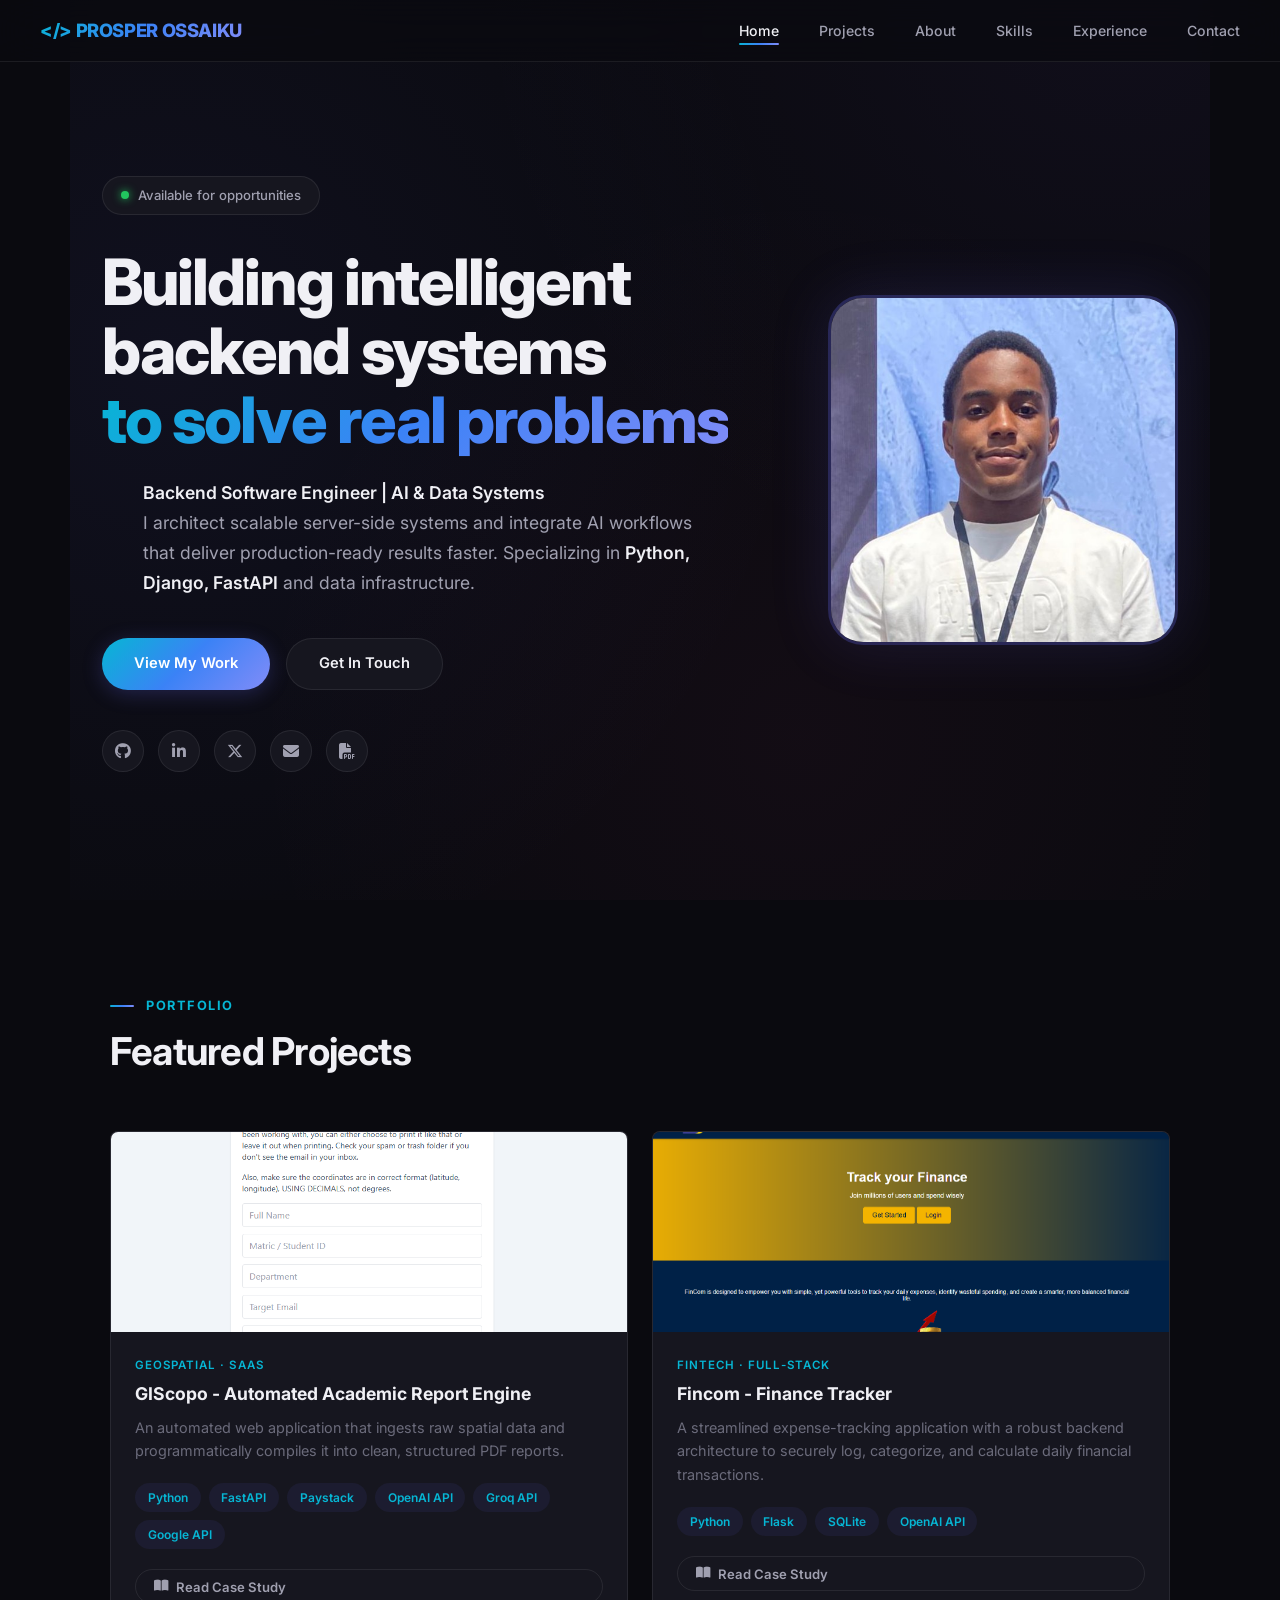
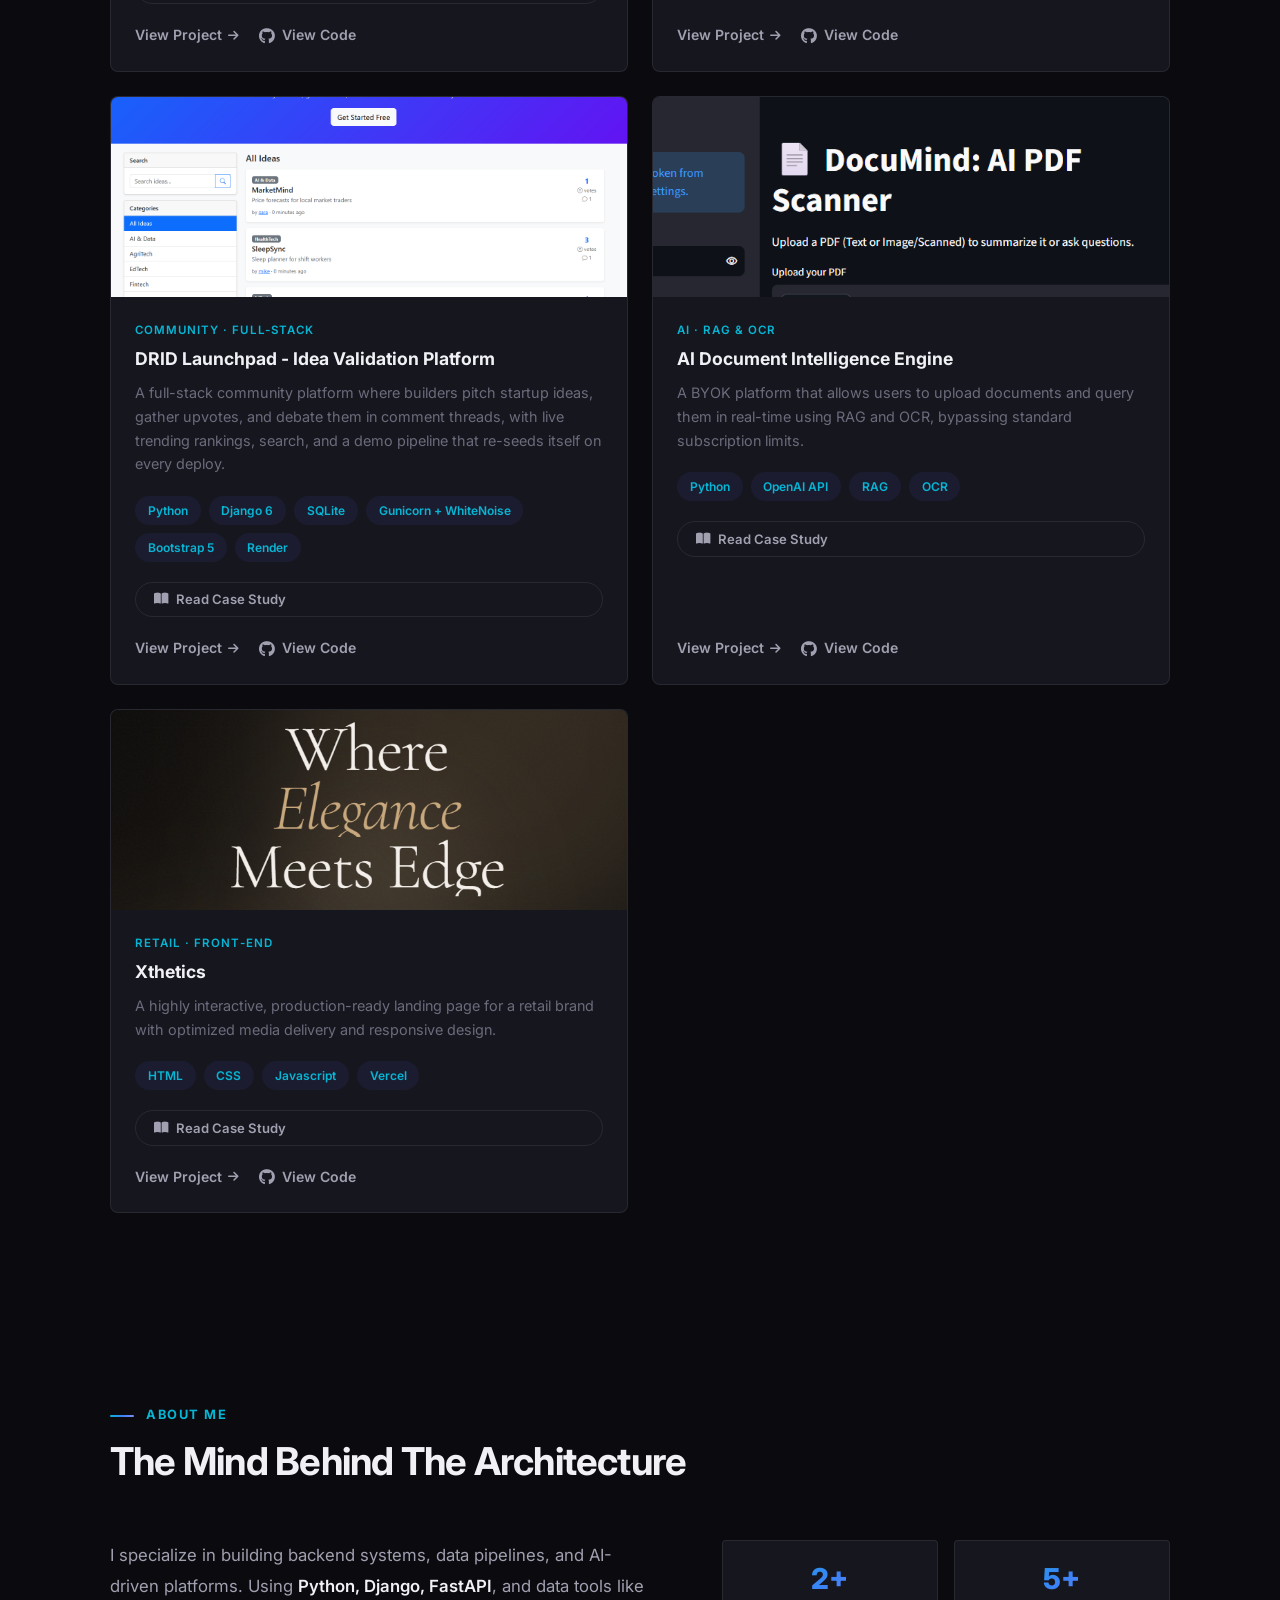
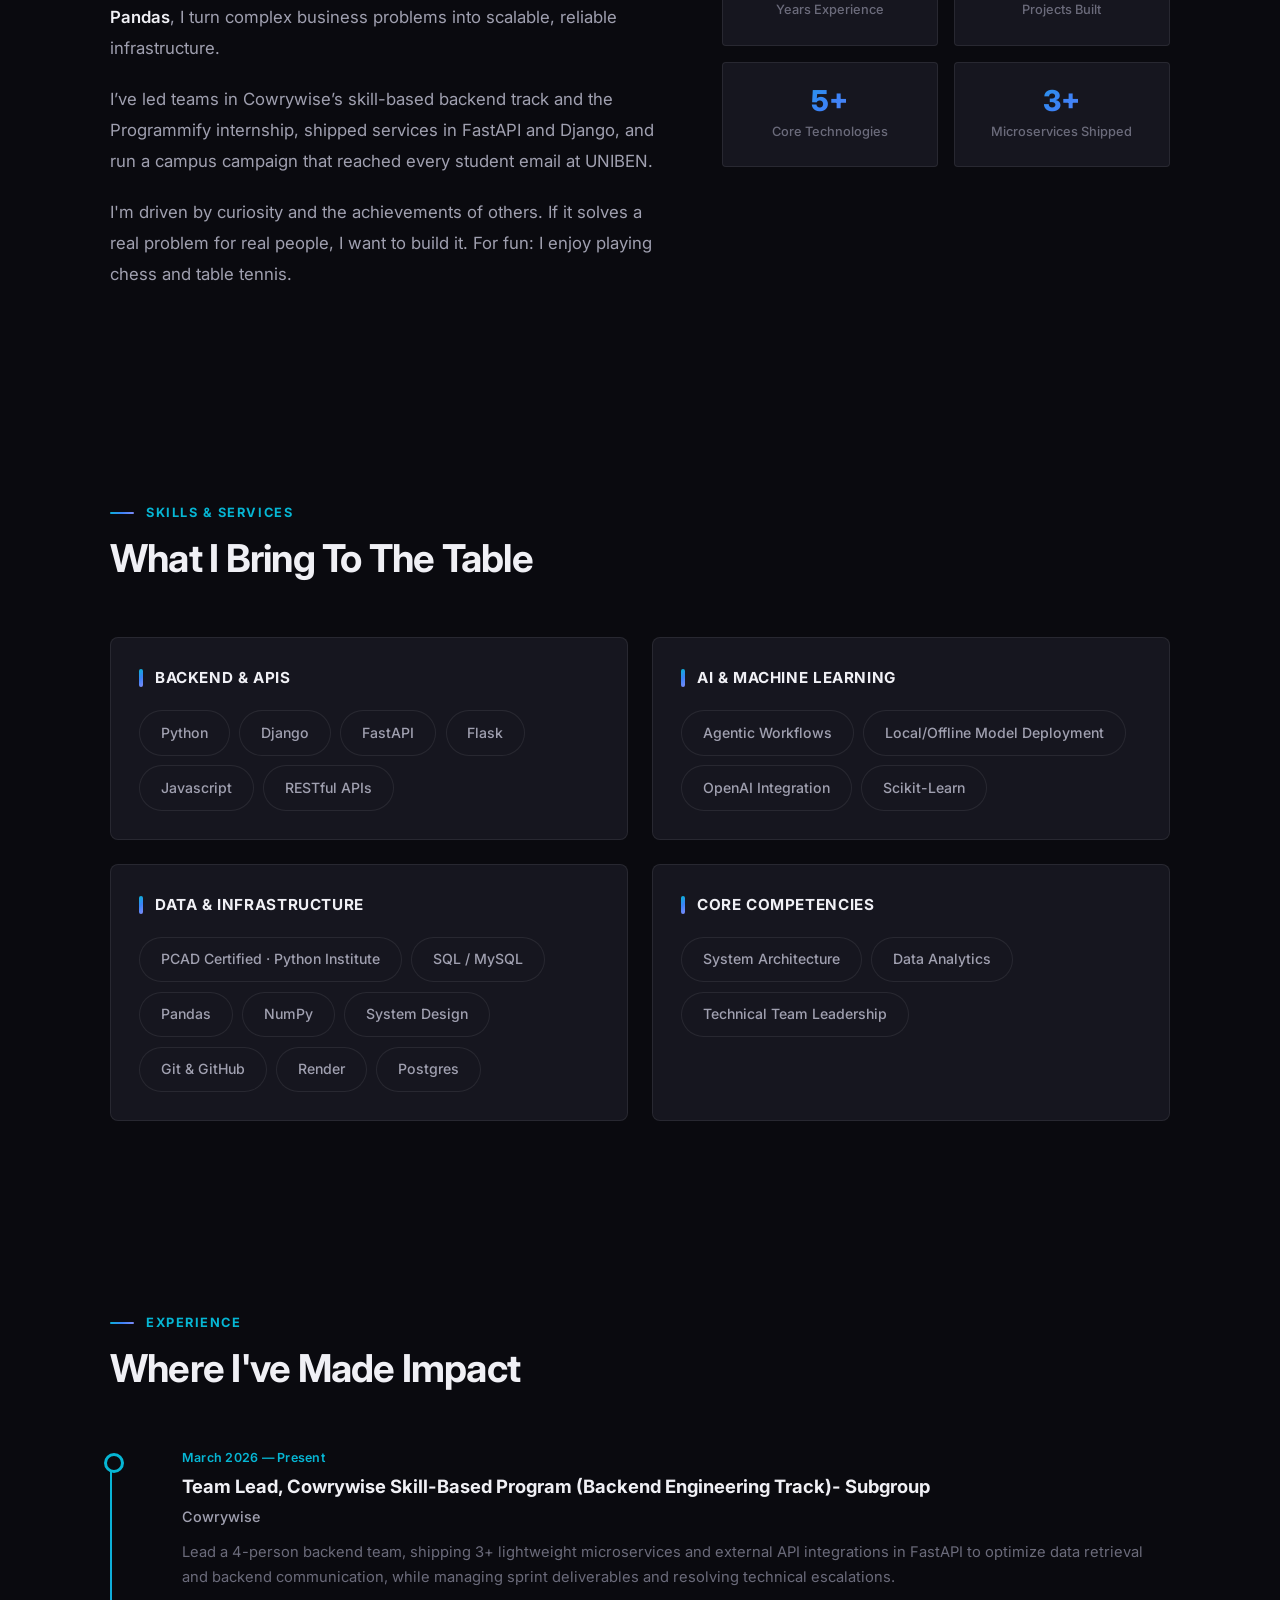
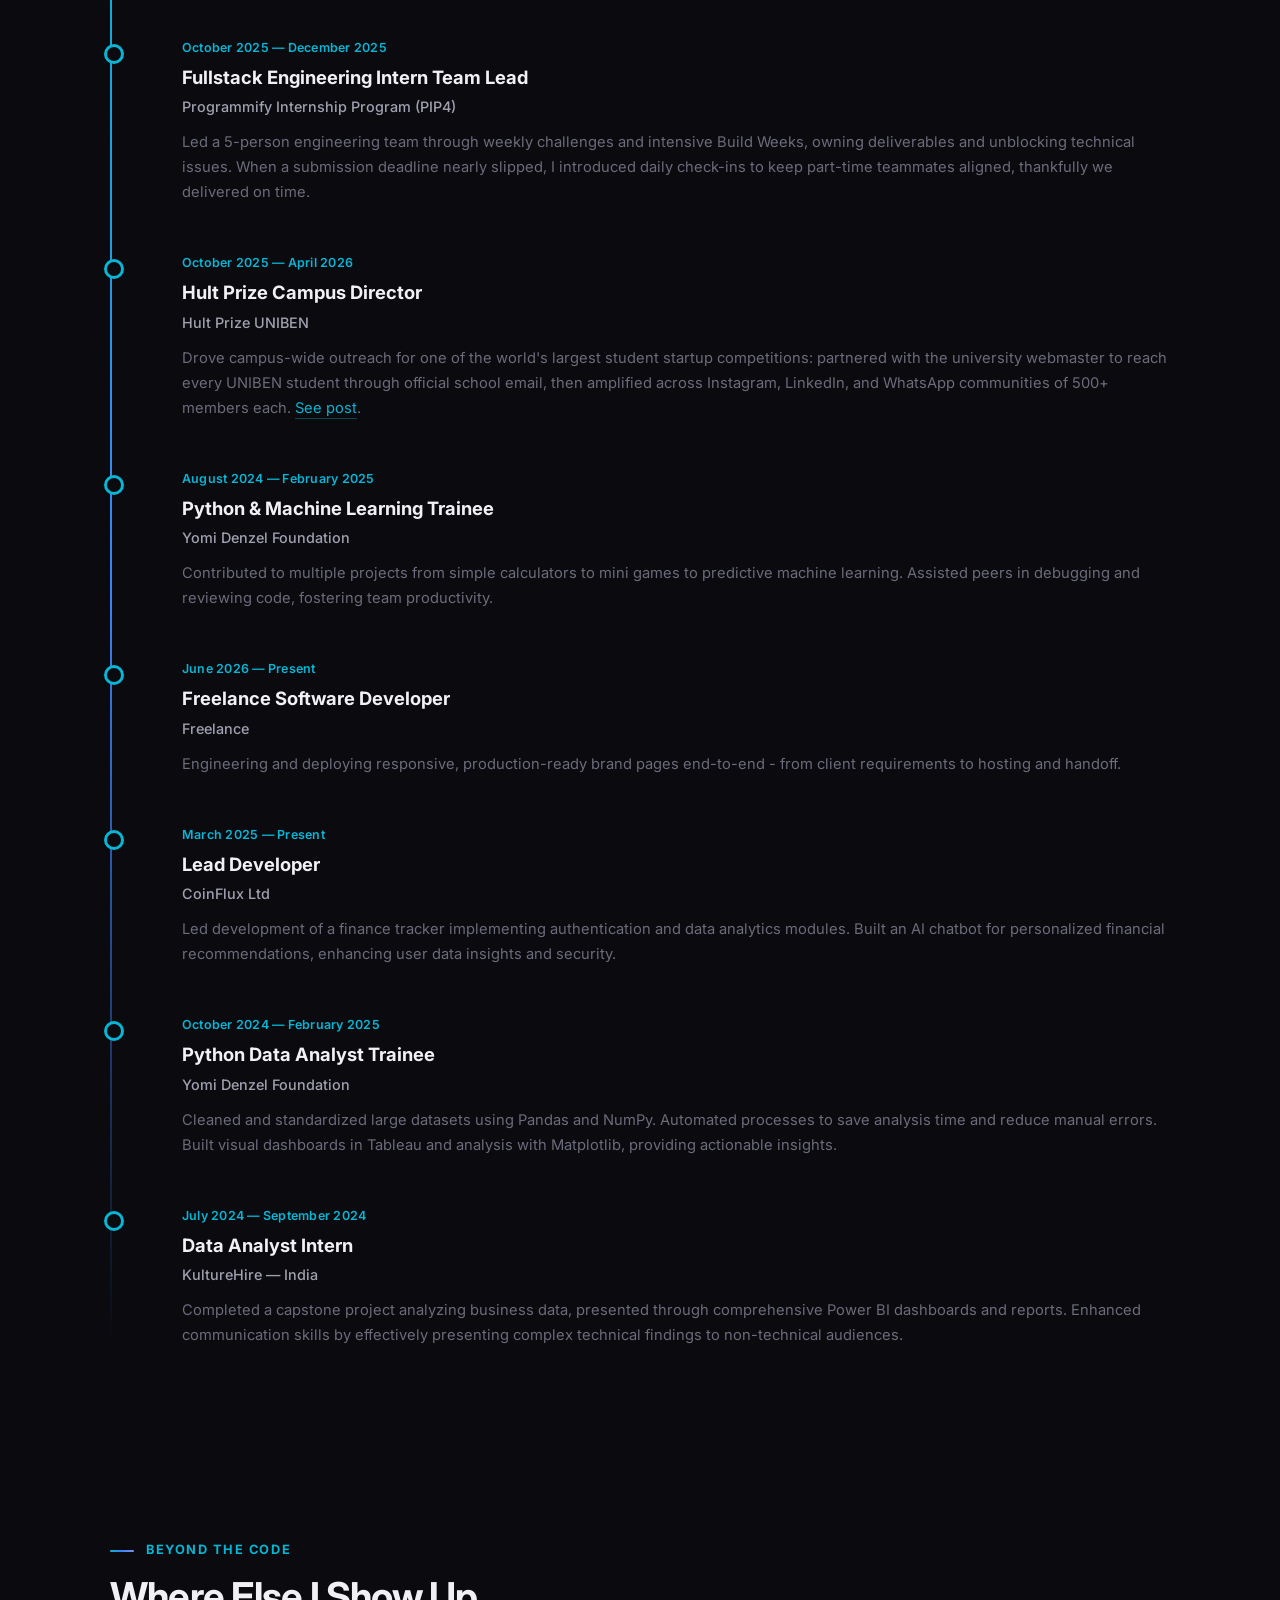
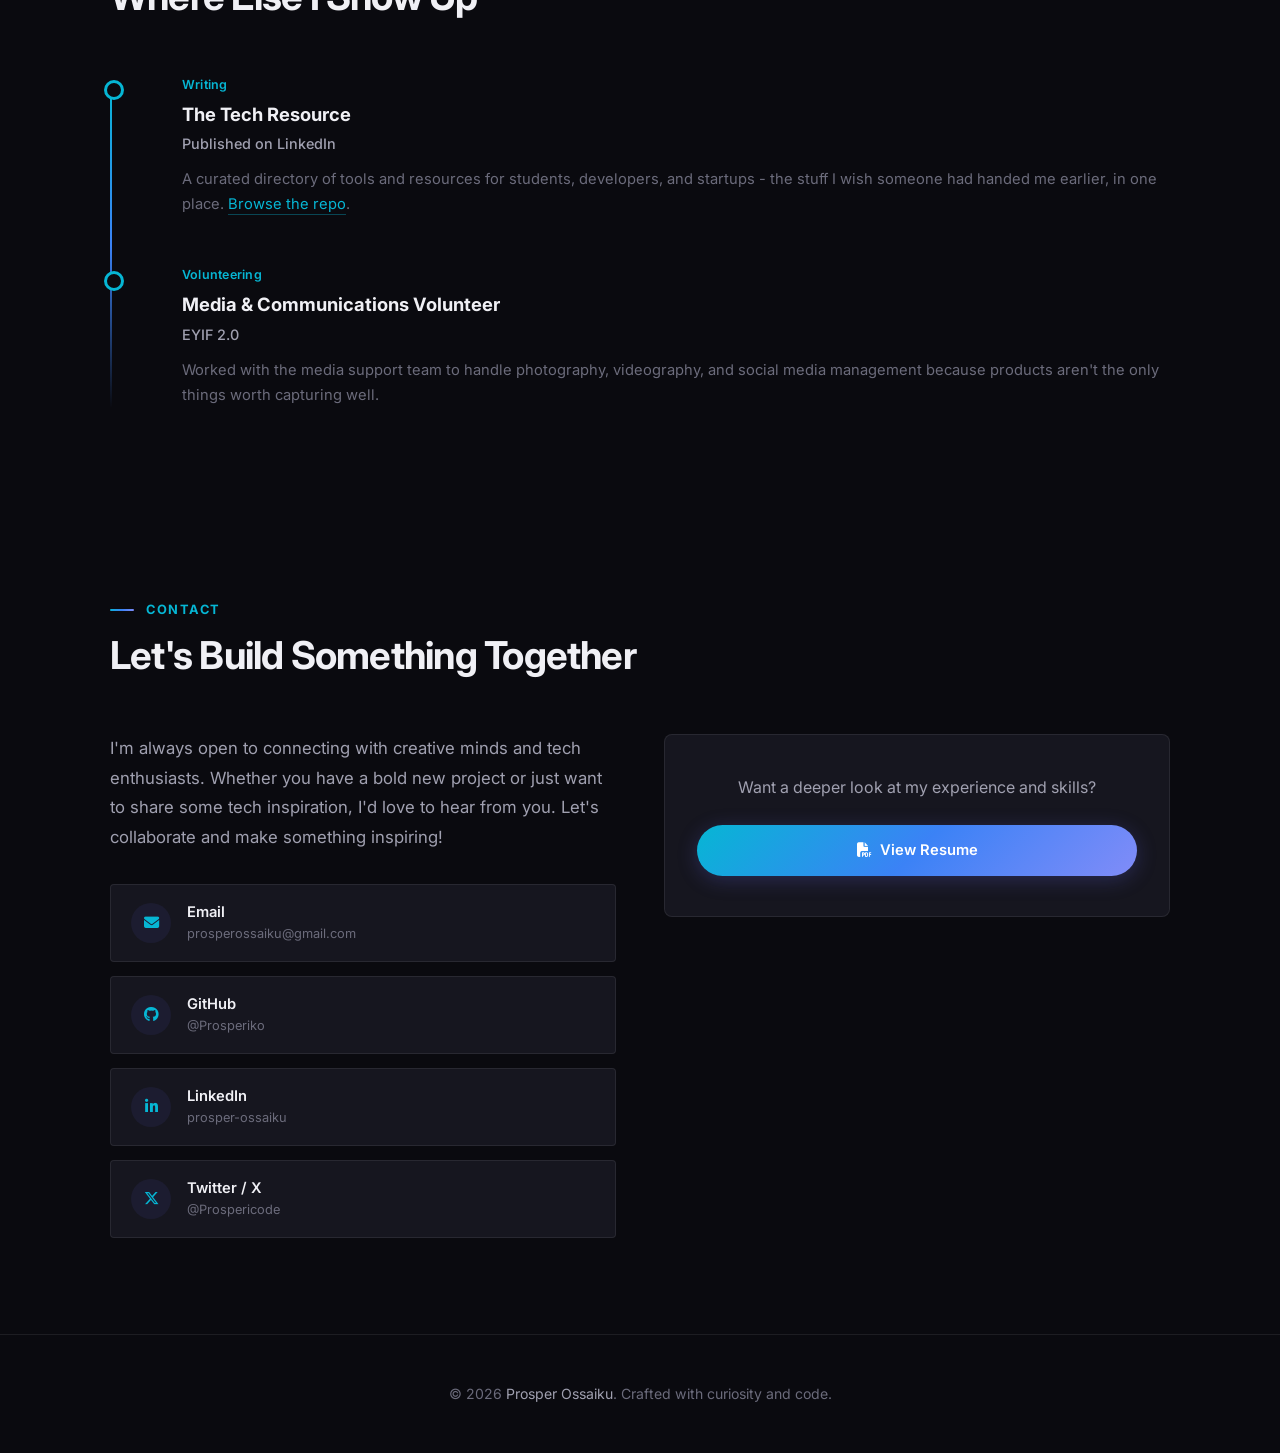
<file: index.html>
<!DOCTYPE html>
<html lang="en">
<head>
    <meta charset="UTF-8">
    <meta name="viewport" content="width=device-width, initial-scale=1.0">
    <meta name="description" content="Prosper Ossaiku | Backend Software Engineer — Building Intelligent backend systems to solve real problems.">

    <meta property="og:site_name" content="Prosper Ossaiku">
    <meta property="og:url" content="https://ossaiku.me">
    <meta property="og:image" content="https://ossaiku.me/img/pic.webp">
    <meta property="og:image:width" content="1200">
    <meta property="og:image:height" content="630">
    <meta property="og:type" content="website">
    <meta name="twitter:card" content="summary_large_image">
    <meta name="twitter:site" content="@Prospericode">
    <meta name="twitter:creator" content="@Prospericode">
    <meta name="twitter:title" content="Prosper Ossaiku | Backend Software Engineer">
    <meta name="twitter:description" content="Building intelligent backend systems to solve real problems.">
    <meta name="twitter:image" content="https://ossaiku.me/img/pic.webp">

    <title>Prosper Ossaiku | Backend Software Engineer</title>
    <link rel="shortcut icon" href="img/pic.webp" type="image/x-icon">
    <link rel="icon" href="img/pic.webp" type="image/x-icon">
    <link rel="preconnect" href="https://fonts.googleapis.com">
    <link rel="preconnect" href="https://fonts.gstatic.com" crossorigin>
    <link href="https://fonts.googleapis.com/css2?family=Inter:wght@300;400;500;600;700;800&display=swap" rel="stylesheet">
    <link rel="stylesheet" href="https://cdnjs.cloudflare.com/ajax/libs/font-awesome/6.5.0/css/all.min.css">
    <link rel="stylesheet" href="css/styles.css">

<!-- Google tag (gtag.js) -->
<script async src="https://www.googletagmanager.com/gtag/js?id=G-9DHEDC480B"></script>
<script>
  window.dataLayer = window.dataLayer || [];
  function gtag(){dataLayer.push(arguments);}
  gtag('js', new Date());
  gtag('config', 'G-9DHEDC480B');
</script>
</head>

<body>

    <!-- Navigation -->
    <nav class="navbar" id="navbar">
        <a href="#" class="logo">&lt;/&gt; PROSPER OSSAIKU</a>
        <button class="nav-toggle" id="navToggle" aria-label="Toggle navigation">
            <i class="fas fa-bars" id="menuIcon"></i>
        </button>
        <ul class="nav-links" id="navLinks">
            <li><a href="#home">Home</a></li>
            <li><a href="#projects">Projects</a></li>
            <li><a href="#about">About</a></li>
            <li><a href="#skills">Skills</a></li>
            <li><a href="#experience">Experience</a></li>
            <li><a href="#contact">Contact</a></li>
        </ul>
    </nav>
    <div class="nav-overlay" id="navOverlay"></div>

    <!-- Hero -->
    <section class="hero" id="home">
        <div class="hero-wrap">
            <div class="hero-content">
                <div class="hero-badge reveal">
                    <span class="dot"></span>
                    Available for opportunities
                </div>
                <h1 class="reveal reveal-delay-1">
                    Building intelligent backend systems<br>
                    <span class="gradient-text">to solve real problems</span>
                </h1>
                <p class="hero-desc reveal reveal-delay-2">
                    <strong>Backend Software Engineer | AI & Data Systems</strong>
                    <br>
                    I architect scalable server-side systems and integrate AI workflows that deliver production-ready results faster. Specializing in <strong>Python, Django, FastAPI</strong> and data infrastructure.
                </p>
                <div class="hero-buttons reveal reveal-delay-3">
                    <a href="#projects" class="btn btn-primary">View My Work</a>
                    <a href="#contact" class="btn btn-secondary">Get In Touch</a>
                </div>
                <div class="social-row reveal reveal-delay-3">
                    <a href="https://github.com/Prosperiko" target="_blank" rel="noopener" aria-label="GitHub"><i class="fab fa-github"></i></a>
                    <a href="https://linkedin.com/in/prosper-ossaiku" target="_blank" rel="noopener" aria-label="LinkedIn"><i class="fab fa-linkedin-in"></i></a>
                    <a href="https://x.com/Prospericode" target="_blank" rel="noopener" aria-label="Twitter"><i class="fab fa-x-twitter"></i></a>
                    <a href="mailto:prosperossaiku@gmail.com" aria-label="Email"><i class="fas fa-envelope"></i></a>
                    <a href="resume/ProsperOs_res.pdf" aria-label="View Resume"><i class="fas fa-file-pdf"></i></a>
                </div>
            </div>
            <div class="hero-photo reveal reveal-delay-2">
                <img src="img/pic.webp" alt="Prosper Ossaiku">
            </div>
        </div>
    </section>

    <!-- Projects -->
    <section id="projects">
        <div class="section-header reveal">
            <div class="section-label">Portfolio</div>
            <h2 class="section-title">Featured Projects</h2>
        </div>
        <div class="projects-grid">

            <!-- GIScopo -->
            <div class="project-card reveal">
                <div class="project-image">
                    <img src="img/backgound/gis.webp" alt="Giscopo screenshot" loading="lazy">
                </div>
                <div class="project-content">
                    <div class="project-domain">Geospatial · SaaS</div>
                    <div class="project-title">GIScopo - Automated Academic Report Engine</div>
                    <div class="project-desc">An automated web application that ingests raw spatial data and programmatically compiles it into clean, structured PDF reports.</div>
                    <div class="project-tags">
                        <span class="project-tag">Python</span>
                        <span class="project-tag">FastAPI</span>
                        <span class="project-tag">Paystack</span>
                        <span class="project-tag">OpenAI API</span>
                        <span class="project-tag">Groq API</span>
                        <span class="project-tag">Google API</span>
                    </div>
                    <button class="case-study-btn" data-modal="modal-giscopo">
                        <i class="fas fa-book-open"></i> Read Case Study
                    </button>
                    <div class="project-links">
                        <a href="https://giscopo.onrender.com" target="_blank" rel="noopener" class="project-link">View Project <i class="fas fa-arrow-right" style="font-size:0.75rem;"></i></a>
                        <a href="https://github.com/Prosperiko/giscopo" target="_blank" rel="noopener" class="project-link github"><i class="fab fa-github"></i> View Code</a>
                    </div>
                </div>
            </div>

            <!-- Fincom -->
            <div class="project-card reveal">
                <div class="project-image">
                    <img src="img/backgound/fincom.webp" alt="Fincom screenshot" loading="lazy">
                </div>
                <div class="project-content">
                    <div class="project-domain">Fintech · Full-Stack</div>
                    <div class="project-title">Fincom - Finance Tracker</div>
                    <div class="project-desc">A streamlined expense-tracking application with a robust backend architecture to securely log, categorize, and calculate daily financial transactions.</div>
                    <div class="project-tags">
                        <span class="project-tag">Python</span>
                        <span class="project-tag">Flask</span>
                        <span class="project-tag">SQLite</span>
                        <span class="project-tag">OpenAI API</span>
                    </div>
                    <button class="case-study-btn" data-modal="modal-fincom">
                        <i class="fas fa-book-open"></i> Read Case Study
                    </button>
                    <div class="project-links">
                        <a href="https://fincom.onrender.com" target="_blank" rel="noopener" class="project-link">View Project <i class="fas fa-arrow-right" style="font-size:0.75rem;"></i></a>
                        <a href="https://github.com/Prosperiko/fincom" target="_blank" rel="noopener" class="project-link github"><i class="fab fa-github"></i> View Code</a>
                    </div>
                </div>
            </div>

            <!-- DRID Launchpad -->
            <div class="project-card reveal">
                <div class="project-image">
                    <img src="img/backgound/drid.webp" alt="DRID Launchpad screenshot" loading="lazy">
                </div>
                <div class="project-content">
                    <div class="project-domain">Community · Full-Stack</div>
                    <div class="project-title">DRID Launchpad - Idea Validation Platform</div>
                    <div class="project-desc">A full-stack community platform where builders pitch startup ideas, gather upvotes, and debate them in comment threads, with live trending rankings, search, and a demo pipeline that re-seeds itself on every deploy.</div>
                    <div class="project-tags">
                        <span class="project-tag">Python</span>
                        <span class="project-tag">Django 6</span>
                        <span class="project-tag">SQLite</span>
                        <span class="project-tag">Gunicorn + WhiteNoise</span>
                        <span class="project-tag">Bootstrap 5</span>
                        <span class="project-tag">Render</span>
                    </div>
                    <button class="case-study-btn" data-modal="modal-drid">
                        <i class="fas fa-book-open"></i> Read Case Study
                    </button>
                    <div class="project-links">
                        <a href="https://drid-launchpad.onrender.com" target="_blank" rel="noopener" class="project-link">View Project <i class="fas fa-arrow-right" style="font-size:0.75rem;"></i></a>
                        <a href="https://github.com/Prosperiko/DRID-LAUNCHPAD" target="_blank" rel="noopener" class="project-link github"><i class="fab fa-github"></i> View Code</a>
                    </div>
                </div>
            </div>

            <!-- AI Document Intelligence -->
            <div class="project-card reveal reveal-delay-1">
                <div class="project-image">
                    <img src="img/backgound/docai.webp" alt="AI Document Intelligence Engine screenshot" loading="lazy">
                </div>
                <div class="project-content">
                    <div class="project-domain">AI · RAG &amp; OCR</div>
                    <div class="project-title">AI Document Intelligence Engine</div>
                    <div class="project-desc">A BYOK platform that allows users to upload documents and query them in real-time using RAG and OCR, bypassing standard subscription limits.</div>
                    <div class="project-tags">
                        <span class="project-tag">Python</span>
                        <span class="project-tag">OpenAI API</span>
                        <span class="project-tag">RAG</span>
                        <span class="project-tag">OCR</span>
                    </div>
                    <button class="case-study-btn" data-modal="modal-docai">
                        <i class="fas fa-book-open"></i> Read Case Study
                    </button>
                    <div class="project-links">
                        <a href="https://docuaimind.streamlit.app/" target="_blank" rel="noopener" class="project-link">View Project <i class="fas fa-arrow-right" style="font-size:0.75rem;"></i></a>
                        <a href="https://github.com/Prosperiko/GEN-AI-Project" target="_blank" rel="noopener" class="project-link github"><i class="fab fa-github"></i> View Code</a>
                    </div>
                </div>
            </div>

            <!-- Xthetics -->
            <div class="project-card reveal">
                <div class="project-image">
                    <img src="img/backgound/est.webp" alt="Xthetics screenshot" loading="lazy">
                </div>
                <div class="project-content">
                    <div class="project-domain">Retail · Front-End</div>
                    <div class="project-title">Xthetics</div>
                    <div class="project-desc">A highly interactive, production-ready landing page for a retail brand with optimized media delivery and responsive design.</div>
                    <div class="project-tags">
                        <span class="project-tag">HTML</span>
                        <span class="project-tag">CSS</span>
                        <span class="project-tag">Javascript</span>
                        <span class="project-tag">Vercel</span>
                    </div>
                    <button class="case-study-btn" data-modal="modal-xthetics">
                        <i class="fas fa-book-open"></i> Read Case Study
                    </button>
                    <div class="project-links">
                        <a href="https://xthetics.vercel.app" target="_blank" rel="noopener" class="project-link">View Project <i class="fas fa-arrow-right" style="font-size:0.75rem;"></i></a>
                        <a href="https://github.com/Prosperiko/xthetics" target="_blank" rel="noopener" class="project-link github"><i class="fab fa-github"></i> View Code</a>
                    </div>
                </div>
            </div>

        </div>
    </section>

    <!-- ============ MODALS ============ -->

    <!-- Fincom Modal -->
    <div class="modal-overlay" id="modal-fincom">
        <div class="modal">
            <button class="modal-close" aria-label="Close modal"><i class="fas fa-times"></i></button>
            <div class="modal-header">
                <h3>Fincom - Finance Tracker</h3>
                <p>Backend Architecture & Performance Deep Dive</p>
            </div>
            <div class="modal-body">
                <div class="modal-section">
                    <h4><i class="fas fa-exclamation-circle"></i> The Problem</h4>
                    <p>Many personal finance tools are bloated with unnecessary features, making it overly complex for users to simply track what comes in and what goes out. Users needed a lightweight, focused tool without the overhead of full-suite financial software.</p>
                </div>
                <div class="modal-section">
                    <h4><i class="fas fa-lightbulb"></i> The Solution</h4>
                    <p>I led the team that designed and built Fincom (MVP), a quick demo project and a streamlined expense-tracking application with a robust backend architecture to securely log, categorize, and calculate daily financial transactions. Integrated an AI chatbot for personalized financial recommendations using OpenAI API.</p>
                </div>
                <div class="modal-section">
                    <h4><i class="fas fa-sitemap"></i> System Architecture</h4>
                    <div class="architecture-block">
<pre>┌─────────────┐     ┌──────────────┐     ┌──────────┐
│   Client    │────▶│  Flask API   │────▶│  SQLite  │
│  (Browser)  │     │  (Python)    │     │  (ORM)   │
└─────────────┘     └──────────────┘     └──────────┘
                            │
                            ▼
                     ┌──────────────┐
                     │  OpenAI API  │
                     │  (Chatbot)   │
                     └──────────────┘</pre>
                    </div>
                </div>
                <div class="modal-section">
                    <h4><i class="fas fa-chart-line"></i> Key Metrics</h4>
                    <div class="metrics-grid">
                        
                        <div class="metric-card">
                            <div class="metric-value">&lt;200ms</div>
                            <div class="metric-label">API Response</div>
                        </div>
                        <div class="metric-card">
                            <div class="metric-value">OpenAI</div>
                            <div class="metric-label">Spending Chatbot</div>
                        </div>
                        <div class="metric-card">
                            <div class="metric-value">bcrypt</div>
                            <div class="metric-label">Auth Hashing</div>
                        </div>
                    </div>
                </div>
            </div>
        </div>
    </div>

    <!-- GIScopo Modal -->
    <div class="modal-overlay" id="modal-giscopo">
        <div class="modal">
            <button class="modal-close" aria-label="Close modal"><i class="fas fa-times"></i></button>
            <div class="modal-header">
                <h3>GIScopo - Automated Academic Report Engine</h3>
                <p>Spatial Data Pipeline & Report Generation</p>
            </div>
            <div class="modal-body">
                <div class="modal-section">
                    <h4><i class="fas fa-exclamation-circle"></i> The Problem</h4>
                    <p>Generating standardized spatial topology reports manually was a slow, error-prone process that bottlenecked spatial data analysis. Researchers and students spent hours formatting raw satellite data into usable academic reports.</p>
                </div>
                <div class="modal-section">
                    <h4><i class="fas fa-lightbulb"></i> The Solution</h4>
                    <p>I engineered GIScopo, an automated web application deployed on Render that connects to Google Earth Engine API, ingests raw spatial data, and programmatically compiles it into clean, structured PDF reports with AI-generated insights and satellite imagery of specified locations.</p>
                </div>
                <div class="modal-section">
                    <h4><i class="fas fa-sitemap"></i> System Architecture</h4>
                    <div class="architecture-block">
<pre>┌─────────────┐     ┌──────────────┐     ┌──────────────┐
│   Client    │────▶│   FastAPI    │────▶│   Postgres   │
│  (Browser)  │     │   (Python)   │     │   (Reports)  │
└─────────────┘     └──────────────┘     └──────────────┘
                            │
              ┌─────────────┼─────────────┐
              ▼             ▼             ▼
        ┌─────────┐  ┌──────────┐  ┌──────────┐
        │ Google  │  │  OpenAI  │  │ Paystack │
        │  API    │  │   API    │  │ (Payments)│
        └─────────┘  └──────────┘  └──────────┘</pre>
                    </div>
                </div>
                <div class="modal-section">
                    <h4><i class="fas fa-chart-line"></i> Key Metrics</h4>
                    <div class="metrics-grid">
                        <div class="metric-card">
                            <div class="metric-value">4h → 3m</div>
                            <div class="metric-label">Report Generation</div>
                        </div>
                        <div class="metric-card">
                            <div class="metric-value">Auto</div>
                            <div class="metric-label">Report Formatting</div>
                        </div>
                        <div class="metric-card">
                            <div class="metric-value">3</div>
                            <div class="metric-label">APIs Integrated</div>
                        </div>
                        <div class="metric-card">
                            <div class="metric-value">CI/CD</div>
                            <div class="metric-label">Deployment</div>
                        </div>
                    </div>
                </div>
            </div>
        </div>
    </div>

    <!-- DRID Launchpad Modal -->
    <div class="modal-overlay" id="modal-drid">
        <div class="modal">
            <button class="modal-close" aria-label="Close modal"><i class="fas fa-times"></i></button>
            <div class="modal-header">
                <h3>DRID Launchpad - Idea Validation Platform</h3>
                <p>Full-Stack Django Build & Self-Healing Deploy Pipeline</p>
            </div>
            <div class="modal-body">
                <div class="modal-section">
                    <h4><i class="fas fa-exclamation-circle"></i> The Problem</h4>
                    <p>Early-stage builders validate ideas in group chats and spreadsheets - feedback scatters across threads, good ideas sink unnoticed, and there's no single place to see which concepts the community actually wants. I wanted a platform where an idea lives or dies on visible community signal, not on who shouts loudest.</p>
                </div>
                <div class="modal-section">
                    <h4><i class="fas fa-lightbulb"></i> The Solution</h4>
                    <p>I designed and shipped DRID Launchpad end-to-end on Django 6: custom registration built on Django's auth system, idea submission with auto-generated slugs (a duplicate title appends -1, -2 instead of crashing), and a one-vote-per-user rule enforced by a database constraint; not just hidden UI. Upvoting is a single AJAX call with no page reload, Trending ranks by votes then engagement, and edit/delete permissions are checked server-side so a tampered form can't bypass them. Because Render's free tier wipes SQLite on every deploy, I wrote a <code>seed_demo</code> management command that rebuilds all demo data at build time so the site heals itself on every push.</p>
                </div>
                <div class="modal-section">
                    <h4><i class="fas fa-sitemap"></i> System Architecture</h4>
                    <div class="architecture-block">
<pre>┌─────────────┐     ┌──────────────┐     ┌─────────────┐
│   Client    │────▶│   Gunicorn   │────▶│   SQLite    │
│  (Browser)  │     │  (Django 6)  │     │  (migrated +│
└─────────────┘     └──────────────┘     │   seeded)   │
                                         └─────────────┘
                        │
                        ▼
                 ┌──────────────┐
                 │  WhiteNoise  │
                 │ (compressed  │
                 │static files) │
                 └──────────────┘</pre>
                    </div>
                </div>
                <div class="modal-section">
                    <h4><i class="fas fa-chart-line"></i> Key Metrics</h4>
                    <div class="metrics-grid">
                        <div class="metric-card">
                            <div class="metric-value">8</div>
                            <div class="metric-label">Ideas Auto-Seeded</div>
                        </div>
                        <div class="metric-card">
                            <div class="metric-value">0</div>
                            <div class="metric-label">Secrets in Code</div>
                        </div>
                        <div class="metric-card">
                            <div class="metric-value">1</div>
                            <div class="metric-label">Vote/User (DB-Enforced)</div>
                        </div>
                        <div class="metric-card">
                            <div class="metric-value">Auto</div>
                            <div class="metric-label">Deploy on Every Push</div>
                        </div>
                    </div>
                </div>
            </div>
        </div>
    </div>

    <!-- DocAI Modal -->
    <div class="modal-overlay" id="modal-docai">
        <div class="modal">
            <button class="modal-close" aria-label="Close modal"><i class="fas fa-times"></i></button>
            <div class="modal-header">
                <h3>AI Document Intelligence Engine</h3>
                <p>BYOK Architecture & RAG Pipeline</p>
            </div>
            <div class="modal-body">
                <div class="modal-section">
                    <h4><i class="fas fa-exclamation-circle"></i> The Problem</h4>
                    <p>Free-tier conversational AI platforms strictly limit document uploads and query volumes, leaving students and researchers blocked during critical study sessions. Users needed unrestricted access without hitting paywalls.</p>
                </div>
                <div class="modal-section">
                    <h4><i class="fas fa-lightbulb"></i> The Solution</h4>
                    <p>I architected a custom web platform integrating OpenAI's API, Retrieval-Augmented Generation (RAG), and OCR scanning with a BYOK (Bring Your Own Key) model. Users plug in their own API keys and bypass standard subscription limits.</p>
                </div>
                <div class="modal-section">
                    <h4><i class="fas fa-sitemap"></i> System Architecture</h4>
                    <div class="architecture-block">
<pre>┌─────────────┐     ┌──────────────┐     ┌─────────────┐
│   Client    │────▶│  Streamlit   │────▶│  ChromaDB   │
│  (Browser)  │     │   (Python)   │     │  (Vectors)  │
└─────────────┘     └──────────────┘     └─────────────┘
                            │
              ┌─────────────┴─────────────┐
              ▼                           ▼
        ┌──────────┐               ┌──────────┐
        │  OpenAI  │               │   OCR    │
        │   API    │               │ (Tesseract)
        │ (BYOK)   │               └──────────┘
        └──────────┘</pre>
                    </div>
                </div>
                <div class="modal-section">
                    <h4><i class="fas fa-chart-line"></i> Key Metrics</h4>
                    <div class="metrics-grid">
                        <div class="metric-card">
                            <div class="metric-value">BYOK</div>
                            <div class="metric-label">No Subscription Needed</div>
                        </div>
                        <div class="metric-card">
                            <div class="metric-value">RAG + OCR</div>
                            <div class="metric-label">Scanned Docs Supported</div>
                        </div>
                        <div class="metric-card">
                            <div class="metric-value">ChromaDB</div>
                            <div class="metric-label">Vector Search</div>
                        </div>
                        <div class="metric-card">
                            <div class="metric-value">Tesseract</div>
                            <div class="metric-label">OCR Engine</div>
                        </div>
                    </div>
                </div>
            </div>
        </div>
    </div>

    <!-- Xthetics Modal -->
    <div class="modal-overlay" id="modal-xthetics">
        <div class="modal">
            <button class="modal-close" aria-label="Close modal"><i class="fas fa-times"></i></button>
            <div class="modal-header">
                <h3>Xthetics</h3>
                <p>Performance-Optimized Media Delivery</p>
            </div>
            <div class="modal-body">
                <div class="modal-section">
                    <h4><i class="fas fa-exclamation-circle"></i> The Problem</h4>
                    <p>Visual-heavy platforms frequently suffer from slow load times and inefficient media delivery, which severely damages user retention. The client needed a landing page that felt premium without sacrificing performance.</p>
                </div>
                <div class="modal-section">
                    <h4><i class="fas fa-lightbulb"></i> The Solution</h4>
                    <p>The client needed a premium-feeling brand page that still loaded fast on Nigerian mobile networks. I built Xthetics as a static site on Vercel's edge network - compressing and resizing the visual assets cut the image payload from 2.4MB to 0.18MB and brought the page to a 100 Lighthouse score across 12+ responsive breakpoints.</p>
                </div>
                <div class="modal-section">
                    <h4><i class="fas fa-sitemap"></i> System Architecture</h4>
                    <div class="architecture-block">
<pre>┌─────────────┐     ┌──────────────┐
│   Client    │────▶│ Vercel Edge  │
│  (Browser)  │     │ (CDN + HTTPS)│
└─────────────┘     └──────────────┘
                            │
                            ▼
                     ┌──────────────┐
                     │  Compressed  │
                     │  WebP Images │
                     └──────────────┘</pre>
                    </div>
                </div>
                <div class="modal-section">
                    <h4><i class="fas fa-chart-line"></i> Key Metrics</h4>
                    <div class="metrics-grid">
                        <div class="metric-card">
                            <div class="metric-value">2s</div>
                            <div class="metric-label">Load Time Reduction</div>
                        </div>
                        <div class="metric-card">
                            <div class="metric-value">2.4→0.18MB</div>
                            <div class="metric-label">Image Payload</div>
                        </div>
                        <div class="metric-card">
                            <div class="metric-value">100</div>
                            <div class="metric-label">Lighthouse Score</div>
                        </div>
                        <div class="metric-card">
                            <div class="metric-value">12+</div>
                            <div class="metric-label">Breakpoints</div>
                        </div>
                    </div>
                </div>
            </div>
        </div>
    </div>

    <!-- About -->
    <section id="about">
        <div class="section-header reveal">
            <div class="section-label">About Me</div>
            <h2 class="section-title">The Mind Behind The Architecture</h2>
        </div>
        <div class="about-grid">
            <div class="about-text reveal">

                <p>I specialize in building backend systems, data pipelines, and AI-driven platforms. Using <strong>Python, Django, FastAPI</strong>, and data tools like <strong>Pandas</strong>, I turn complex business problems into scalable, reliable infrastructure.</p>

                <p>I’ve led teams in Cowrywise’s skill-based backend track and the Programmify internship, shipped services in FastAPI and Django, and run a campus campaign that reached every student email at UNIBEN.</p>

                <p>I'm driven by curiosity and the achievements of others. If it solves a real problem for real people, I want to build it. For fun: I enjoy playing chess and table tennis.</p>
            </div>
            <div class="about-stats reveal reveal-delay-1">
                <div class="stat-card">
                    <div class="number">2+</div>
                    <div class="label">Years Experience</div>
                </div>
                <div class="stat-card">
                    <div class="number">5+</div>
                    <div class="label">Projects Built</div>
                </div>
                <div class="stat-card">
                    <div class="number">5+</div>
                    <div class="label">Core Technologies</div>
                </div>
                <div class="stat-card">
                    <div class="number">3+</div>
                    <div class="label">Microservices Shipped</div>
                </div>
            </div>
        </div>
    </section>

    <!-- Skills -->
    <section id="skills">
        <div class="section-header reveal">
            <div class="section-label">Skills & Services</div>
            <h2 class="section-title">What I Bring To The Table</h2>
        </div>
        <div class="skills-categories reveal">
            <div class="skill-category">
                <h3>Backend & APIs</h3>
                <div class="skill-tags">
                    <span class="skill-tag">Python</span>
                    <span class="skill-tag">Django</span>
                    <span class="skill-tag">FastAPI</span>
                    <span class="skill-tag">Flask</span>
                    <span class="skill-tag">Javascript</span>
                    <span class="skill-tag">RESTful APIs</span>
                </div>
            </div>
            <div class="skill-category">
                <h3>AI & Machine Learning</h3>
                <div class="skill-tags">
                    <span class="skill-tag">Agentic Workflows</span>
                    <span class="skill-tag">Local/Offline Model Deployment</span>
                    <span class="skill-tag">OpenAI Integration</span>
                    <span class="skill-tag">Scikit-Learn</span>
                </div>
            </div>
            <div class="skill-category">
                <h3>Data & Infrastructure</h3>
                <div class="skill-tags">
                    <span class="skill-tag">PCAD Certified · Python Institute</span>
                    <span class="skill-tag">SQL / MySQL</span>
                    <span class="skill-tag">Pandas</span>
                    <span class="skill-tag">NumPy</span>
                    <span class="skill-tag">System Design</span>
                    <span class="skill-tag">Git & GitHub</span>
                    <span class="skill-tag">Render</span>
                    <span class="skill-tag">Postgres</span>
                </div>
            </div>
            <div class="skill-category">
                <h3>Core Competencies</h3>
                <div class="skill-tags">
                    <span class="skill-tag">System Architecture</span>
                    <span class="skill-tag">Data Analytics</span>
                    <span class="skill-tag">Technical Team Leadership</span>
                </div>
            </div>
        </div>
    </section>

    <!-- Experience -->
    <section id="experience">
        <div class="section-header reveal">
            <div class="section-label">Experience</div>
            <h2 class="section-title">Where I've Made Impact</h2>
        </div>
        <div class="timeline">
            <div class="timeline-item reveal">
                <div class="timeline-date">March 2026 — Present</div>
                <div class="timeline-title">Team Lead, Cowrywise Skill-Based Program (Backend Engineering Track)- Subgroup</div>
                <div class="timeline-company">Cowrywise</div>
                <div class="timeline-desc">Lead a 4-person backend team, shipping 3+ lightweight microservices and external API integrations in FastAPI to optimize data retrieval and backend communication, while managing sprint deliverables and resolving technical escalations.</div>
            </div>

            <div class="timeline-item reveal">
                <div class="timeline-date">October 2025 — December 2025</div>
                <div class="timeline-title">Fullstack Engineering Intern Team Lead</div>
                <div class="timeline-company">Programmify Internship Program (PIP4)</div>
                <div class="timeline-desc">Led a 5-person engineering team through weekly challenges and intensive Build Weeks, owning deliverables and unblocking technical issues. When a submission deadline nearly slipped, I introduced daily check-ins to keep part-time teammates aligned, thankfully we delivered on time.</div>
            </div>

            <div class="timeline-item reveal">
                <div class="timeline-date">October 2025 — April 2026</div>
                <div class="timeline-title">Hult Prize Campus Director</div>
                <div class="timeline-company">Hult Prize UNIBEN</div>
                <div class="timeline-desc">Drove campus-wide outreach for one of the world's largest student startup competitions: partnered with the university webmaster to reach every UNIBEN student through official school email, then amplified across Instagram, LinkedIn, and WhatsApp communities of 500+ members each. <a href="https://www.linkedin.com/feed/update/urn:li:activity:7459610547127439360/">See post</a>.</div>
            </div>

            <div class="timeline-item reveal">
                <div class="timeline-date">August 2024 — February 2025</div>
                <div class="timeline-title">Python & Machine Learning Trainee</div>
                <div class="timeline-company">Yomi Denzel Foundation</div>
                <div class="timeline-desc">Contributed to multiple projects from simple calculators to mini games to predictive machine learning. Assisted peers in debugging and reviewing code, fostering team productivity.</div>
            </div>

            <div class="timeline-item reveal">
                <div class="timeline-date">June 2026 — Present</div>
                <div class="timeline-title">Freelance Software Developer</div>
                <div class="timeline-company">Freelance</div>
                <div class="timeline-desc">Engineering and deploying responsive, production-ready brand pages end-to-end - from client requirements to hosting and handoff.</div>
            </div>

            <div class="timeline-item reveal">
                <div class="timeline-date">March 2025 — Present</div>
                <div class="timeline-title">Lead Developer</div>
                <div class="timeline-company">CoinFlux Ltd</div>
                <div class="timeline-desc">Led development of a finance tracker implementing authentication and data analytics modules. Built an AI chatbot for personalized financial recommendations, enhancing user data insights and security.</div>
            </div>

            <div class="timeline-item reveal">
                <div class="timeline-date">October 2024 — February 2025</div>
                <div class="timeline-title">Python Data Analyst Trainee</div>
                <div class="timeline-company">Yomi Denzel Foundation</div>
                <div class="timeline-desc">Cleaned and standardized large datasets using Pandas and NumPy. Automated processes to save analysis time and reduce manual errors. Built visual dashboards in Tableau and analysis with Matplotlib, providing actionable insights.</div>
            </div>
            <div class="timeline-item reveal">
                <div class="timeline-date">July 2024 — September 2024</div>
                <div class="timeline-title">Data Analyst Intern</div>
                <div class="timeline-company">KultureHire — India</div>
                <div class="timeline-desc">Completed a capstone project analyzing business data, presented through comprehensive Power BI dashboards and reports. Enhanced communication skills by effectively presenting complex technical findings to non-technical audiences.</div>
            </div>
        </div>
    </section>

    <!-- Beyond the Code -->
    <section id="beyond">
        <div class="section-header reveal">
            <div class="section-label">Beyond the Code</div>
            <h2 class="section-title">Where Else I Show Up</h2>
        </div>
        <div class="timeline">
            <div class="timeline-item reveal">
                <div class="timeline-date">Writing</div>
                <div class="timeline-title"><a href="https://www.linkedin.com/pulse/tech-startup-resource-directory-save-message-prosper-ossaiku--jq6lf/">The Tech Resource</a></div>
                <div class="timeline-company">Published on LinkedIn</div>
                <div class="timeline-desc">A curated directory of tools and resources for students, developers, and startups - the stuff I wish someone had handed me earlier, in one place. <a href="https://github.com/Prosperiko/The-Tech-Startup-Resource-Directory">Browse the repo</a>.</div>
            </div>
            <div class="timeline-item reveal">
                <div class="timeline-date">Volunteering</div>
                <div class="timeline-title"><a href="https://www.linkedin.com/posts/prosper-ossaiku_eyif-eyif20-edoyouthimpactforum-ugcPost-7497281647969497088-eYu-/">Media &amp; Communications Volunteer</a></div>
                <div class="timeline-company">EYIF 2.0</div>
                <div class="timeline-desc">Worked with the media support team to handle photography, videography, and social media management because products aren't the only things worth capturing well.</div>
            </div>
        </div>
    </section>

    <!-- Contact -->
    <section id="contact">
        <div class="section-header reveal">
            <div class="section-label">Contact</div>
            <h2 class="section-title">Let's Build Something Together</h2>
        </div>
        <div class="contact-grid">
            <div class="reveal">
                <p class="contact-text">I'm always open to connecting with creative minds and tech enthusiasts. Whether you have a bold new project or just want to share some tech inspiration, I'd love to hear from you. Let's collaborate and make something inspiring!</p>
                <div class="contact-links">
                    <a href="mailto:prosperossaiku@gmail.com" class="contact-link">
                        <div class="icon-wrap"><i class="fas fa-envelope"></i></div>
                        <div class="link-info">
                            <span class="link-label">Email</span>
                            <span class="link-meta">prosperossaiku@gmail.com</span>
                        </div>
                    </a>
                    <a href="https://github.com/Prosperiko" target="_blank" rel="noopener" class="contact-link">
                        <div class="icon-wrap"><i class="fab fa-github"></i></div>
                        <div class="link-info">
                            <span class="link-label">GitHub</span>
                            <span class="link-meta">@Prosperiko</span>
                        </div>
                    </a>
                    <a href="https://linkedin.com/in/prosper-ossaiku" target="_blank" rel="noopener" class="contact-link">
                        <div class="icon-wrap"><i class="fab fa-linkedin-in"></i></div>
                        <div class="link-info">
                            <span class="link-label">LinkedIn</span>
                            <span class="link-meta">prosper-ossaiku</span>
                        </div>
                    </a>
                    <a href="https://x.com/Prospericode" target="_blank" rel="noopener" class="contact-link">
                        <div class="icon-wrap"><i class="fab fa-x-twitter"></i></div>
                        <div class="link-info">
                            <span class="link-label">Twitter / X</span>
                            <span class="link-meta">@Prospericode</span>
                        </div>
                    </a>
                </div>
            </div>
            <div class="contact-card reveal reveal-delay-1">
                <p>Want a deeper look at my experience and skills?</p>
                <a href="resume/ProsperOs_res.pdf" class="btn btn-primary" style="width:100%; justify-content:center;">
                    <i class="fas fa-file-pdf"></i> View Resume
                </a>
            </div>
        </div>
    </section>

    <!-- Footer -->
    <footer>
        <p>&copy; <script>document.write(new Date().getFullYear())</script> <a href="https://ossaiku.me">Prosper Ossaiku</a>. Crafted with curiosity and code.</p>
    </footer>

    <script src="js/main.js"></script>
</body>
</html>
</file>
<file: css/styles.css>
/* ===== CSS VARIABLES ===== */
:root {
    --bg-primary: #0a0a0f;
    --bg-secondary: #12121a;
    --bg-card: #16161f;
    --bg-card-hover: #1e1e2a;
    --text-primary: #f0f0f5;
    --text-secondary: #a0a0b0;
    --text-muted: #6b6b7b;

    --accent: #06b6d4;     
    --accent-secondary: #3b82f6; 

    --accent-gradient: linear-gradient(135deg, #06b6d4 0%, #3b82f6 50%, #818cf8 100%);

    --border: rgba(255, 255, 255, 0.08); 
    --radius: 8px;   
    --radius-sm: 4px;

    --transition: all 0.35s cubic-bezier(0.16, 1, 0.3, 1);
}

/* ===== RESET & BASE ===== */
* { margin: 0; padding: 0; box-sizing: border-box; }

html { scroll-behavior: smooth; }

body {
    font-family: 'Inter', -apple-system, BlinkMacSystemFont, 'Segoe UI', sans-serif;
    background: var(--bg-primary);
    color: var(--text-primary);
    line-height: 1.6;
    overflow-x: hidden;
    -webkit-font-smoothing: antialiased;
}

body.modal-open {
    overflow: hidden;
}

::selection {
    background: rgba(99,102,241,0.3);
    color: var(--text-primary);
}

::-webkit-scrollbar { width: 8px; }
::-webkit-scrollbar-track { background: var(--bg-primary); }
::-webkit-scrollbar-thumb { background: var(--bg-card); border-radius: 4px; }
::-webkit-scrollbar-thumb:hover { background: var(--accent); }

/* ===== NAVIGATION ===== */
.navbar {
    position: fixed;
    top: 0; left: 0; right: 0;
    z-index: 1000;
    padding: 1rem 2.5rem;
    background: rgba(10,10,15,0.75);
    backdrop-filter: blur(20px) saturate(1.2);
    -webkit-backdrop-filter: blur(20px) saturate(1.2);
    border-bottom: 1px solid var(--border);
    display: flex;
    justify-content: space-between;
    align-items: center;
    transition: var(--transition);
}

.navbar.scrolled {
    padding: 0.75rem 2.5rem;
    background: rgba(10,10,15,0.92);
}

.logo {
    font-weight: 800;
    font-size: 1.15rem;
    letter-spacing: -0.02em;
    background: var(--accent-gradient);
    -webkit-background-clip: text;
    -webkit-text-fill-color: transparent;
    background-clip: text;
    text-decoration: none;
}

.nav-links {
    display: flex;
    gap: 2.5rem;
    list-style: none;
}

.nav-links a {
    color: var(--text-secondary);
    text-decoration: none;
    font-size: 0.88rem;
    font-weight: 500;
    transition: color 0.3s;
    position: relative;
    padding: 0.25rem 0;
}

.nav-links a:hover, .nav-links a.active { color: var(--text-primary); }

.nav-links a::after {
    content: '';
    position: absolute;
    bottom: -2px; left: 0;
    width: 0; height: 2px;
    background: var(--accent-gradient);
    border-radius: 2px;
    transition: width 0.3s ease;
}

.nav-links a:hover::after, .nav-links a.active::after { width: 100%; }

.nav-toggle {
    display: none;
    background: none;
    border: none;
    color: var(--text-primary);
    font-size: 1.25rem;
    cursor: pointer;
    padding: 0.5rem;
}

.nav-overlay {
    display: none;
    position: fixed;
    inset: 0;
    background: rgba(0,0,0,0.5);
    z-index: 999;
    opacity: 0;
    transition: opacity 0.3s;
}

.nav-overlay.active { display: block; opacity: 1; }

/* ===== HERO ===== */
.hero {
    min-height: 100vh;
    display: flex;
    align-items: center;
    justify-content: center;
    padding: 7rem 2rem 4rem;
    position: relative;
    overflow: hidden;
}

.hero::before {
    content: '';
    position: absolute;
    top: -30%; left: -20%;
    width: 140%; height: 140%;
    background:
        radial-gradient(circle at 20% 50%, rgba(99,102,241,0.07) 0%, transparent 45%),
        radial-gradient(circle at 80% 20%, rgba(139,92,246,0.05) 0%, transparent 40%),
        radial-gradient(circle at 60% 80%, rgba(236,72,153,0.04) 0%, transparent 40%);
    pointer-events: none;
}

.hero-wrap {
    display: flex;
    align-items: center;
    justify-content: center;
    gap: 4rem;
    max-width: 1100px;
    width: 100%;
}

.hero-content {
    text-align: left;
    flex: 1;
    position: relative;
    z-index: 1;
}

.hero-photo {
    flex-shrink: 0;
}

.hero-photo img {
    width: 350px;
    height: 350px;
    border-radius: 10%;
    object-fit: cover;
    object-position: top;
    border: 3px solid rgba(99,102,241,0.3);
    box-shadow: 0 0 60px rgba(99,102,241,0.15);
}

.hero-badge {
    display: inline-flex;
    align-items: center;
    gap: 0.6rem;
    padding: 0.5rem 1.1rem;
    background: var(--bg-card);
    border: 1px solid var(--border);
    border-radius: 100px;
    font-size: 0.82rem;
    color: var(--text-secondary);
    margin-bottom: 2rem;
    font-weight: 500;
}

.hero-badge .dot {
    width: 8px; height: 8px;
    background: #22c55e;
    border-radius: 50%;
    box-shadow: 0 0 8px #22c55e;
    animation: pulse 2.5s ease-in-out infinite;
}

@keyframes pulse {
    0%, 100% { opacity: 1; transform: scale(1); }
    50% { opacity: 0.6; transform: scale(0.85); }
}

.hero h1 {
    font-size: clamp(2.4rem, 5.5vw, 4rem);
    font-weight: 800;
    line-height: 1.08;
    margin-bottom: 1.5rem;
    letter-spacing: -0.03em;
}

.hero h1 .gradient-text {
    background: var(--accent-gradient);
    -webkit-background-clip: text;
    -webkit-text-fill-color: transparent;
    background-clip: text;
}

.hero-desc {
    font-size: 1.1rem;
    color: var(--text-secondary);
    max-width: 580px;
    margin: 0 auto 2.5rem;
    line-height: 1.7;
}

.hero-desc strong {
    color: var(--text-primary);
    font-weight: 600;
}

.hero-buttons {
    display: flex;
    gap: 1rem;
    justify-content: flex-start;
    flex-wrap: wrap;
    margin-bottom: 2.5rem;
}

.btn {
    padding: 0.85rem 2rem;
    border-radius: 100px;
    font-weight: 600;
    font-size: 0.92rem;
    text-decoration: none;
    transition: var(--transition);
    cursor: pointer;
    border: none;
    display: inline-flex;
    align-items: center;
    gap: 0.5rem;
    font-family: inherit;
}

.btn-primary {
    background: var(--accent-gradient);
    color: white;
    box-shadow: 0 4px 20px rgba(99,102,241,0.25);
}

.btn-primary:hover {
    transform: translateY(-2px);
    box-shadow: 0 8px 30px rgba(99,102,241,0.4);
}

.btn-secondary {
    background: var(--bg-card);
    color: var(--text-primary);
    border: 1px solid var(--border);
}

.btn-secondary:hover {
    background: var(--bg-card-hover);
    border-color: rgba(255,255,255,0.1);
    transform: translateY(-2px);
}

.social-row {
    display: flex;
    gap: 0.875rem;
    justify-content: flex-start;
}

.social-row a {
    width: 42px; height: 42px;
    border-radius: 50%;
    background: var(--bg-card);
    border: 1px solid var(--border);
    display: flex;
    align-items: center;
    justify-content: center;
    color: var(--text-secondary);
    text-decoration: none;
    transition: var(--transition);
    font-size: 1rem;
}

.social-row a:hover {
    background: var(--accent);
    color: white;
    transform: translateY(-3px);
    border-color: var(--accent);
    box-shadow: 0 8px 20px rgba(99,102,241,0.25);
}

/* ===== SECTIONS ===== */
section {
    padding: 6rem 2.5rem;
    max-width: 1140px;
    margin: 0 auto;
}

.section-header {
    margin-bottom: 3.5rem;
    max-width: 600px;
}

.section-label {
    font-size: 0.8rem;
    font-weight: 700;
    text-transform: uppercase;
    letter-spacing: 0.12em;
    color: var(--accent);
    margin-bottom: 0.75rem;
    display: flex;
    align-items: center;
    gap: 0.75rem;
}

.section-label::before {
    content: '';
    width: 24px; height: 2px;
    background: var(--accent-gradient);
    border-radius: 2px;
}

.section-title {
    font-size: clamp(1.7rem, 3.5vw, 2.4rem);
    font-weight: 700;
    color: var(--text-primary);
    line-height: 1.2;
    letter-spacing: -0.02em;
}

/* ===== ABOUT ===== */
.about-grid {
    display: grid;
    grid-template-columns: 1.1fr 0.9fr;
    gap: 4rem;
    align-items: start;
}

.about-text {
    color: var(--text-secondary);
    font-size: 1.05rem;
    line-height: 1.85;
}

.about-text p { margin-bottom: 1.25rem; }

.about-text strong { color: var(--text-primary); font-weight: 600; }

.about-stats {
    display: grid;
    grid-template-columns: 1fr 1fr;
    gap: 1rem;
}

.stat-card {
    background: var(--bg-card);
    border: 1px solid var(--border);
    border-radius: var(--radius-sm);
    padding: 1.5rem 1rem;
    text-align: center;
    transition: var(--transition);
}

.stat-card:hover {
    background: var(--bg-card-hover);
    transform: translateY(-4px);
    border-color: rgba(99,102,241,0.15);
}

.stat-card .number {
    font-size: 1.8rem;
    font-weight: 800;
    background: var(--accent-gradient);
    -webkit-background-clip: text;
    -webkit-text-fill-color: transparent;
    background-clip: text;
    line-height: 1;
    margin-bottom: 0.4rem;
}

.stat-card .label {
    font-size: 0.8rem;
    color: var(--text-muted);
    font-weight: 500;
}

/* ===== SKILLS ===== */
.skills-categories {
    display: grid;
    grid-template-columns: repeat(2, 1fr);
    gap: 1.5rem;
}

.skill-category {
    background: var(--bg-card);
    border: 1px solid var(--border);
    border-radius: var(--radius);
    padding: 1.75rem;
    transition: var(--transition);
}

.skill-category:hover {
    border-color: rgba(99,102,241,0.15);
    transform: translateY(-4px);
}

.skill-category h3 {
    font-size: 0.95rem;
    font-weight: 700;
    color: var(--text-primary);
    margin-bottom: 1.25rem;
    display: flex;
    align-items: center;
    gap: 0.75rem;
    text-transform: uppercase;
    letter-spacing: 0.04em;
}

.skill-category h3::before {
    content: '';
    width: 4px;
    height: 18px;
    background: var(--accent-gradient);
    border-radius: 2px;
}

.skill-category .skill-tags {
    display: flex;
    flex-wrap: wrap;
    gap: 0.6rem;
}

.skill-tag {
    padding: 0.65rem 1.3rem;
    background: var(--bg-card);
    border: 1px solid var(--border);
    border-radius: 100px;
    font-size: 0.88rem;
    color: var(--text-secondary);
    transition: var(--transition);
    cursor: default;
    font-weight: 500;
}

.skill-tag:hover {
    background: rgba(99,102,241,0.08);
    border-color: rgba(99,102,241,0.25);
    color: var(--text-primary);
    transform: translateY(-2px);
}

/* ===== EXPERIENCE ===== */
.timeline {
    position: relative;
    padding-left: 2rem;
}

.timeline::before {
    content: '';
    position: absolute;
    left: 0; top: 0.5rem; bottom: 0;
    width: 2px;
    background: linear-gradient(to bottom, var(--accent), var(--accent-secondary), transparent);
    border-radius: 2px;
}

.timeline-item {
    position: relative;
    padding-bottom: 3rem;
    padding-left: 2.5rem;
}

.timeline-item:last-child { padding-bottom: 0; }

.timeline-item::before {
    content: '';
    position: absolute;
    left: -2rem;
    top: 0.35rem;
    width: 14px; height: 14px;
    background: var(--bg-primary);
    border: 3px solid var(--accent);
    border-radius: 50%;
    transform: translateX(-6px);
    transition: var(--transition);
}

.timeline-item:hover::before {
    background: var(--accent);
    box-shadow: 0 0 12px rgba(99,102,241,0.4);
}

.timeline-date {
    font-size: 0.78rem;
    color: var(--accent);
    font-weight: 600;
    margin-bottom: 0.3rem;
    letter-spacing: 0.02em;
}

.timeline-title {
    font-size: 1.15rem;
    font-weight: 700;
    color: var(--text-primary);
    margin-bottom: 0.2rem;
}

.timeline-company {
    font-size: 0.9rem;
    color: var(--text-secondary);
    margin-bottom: 0.75rem;
    font-weight: 500;
}

.timeline-desc {
    color: var(--text-muted);
    font-size: 0.92rem;
    line-height: 1.7;
}

/* ===== PROJECTS ===== */
.projects-grid {
    display: grid;
    grid-template-columns: repeat(auto-fit, minmax(340px, 1fr));
    gap: 1.5rem;
}

.project-card {
    background: var(--bg-card);
    border: 1px solid var(--border);
    border-radius: var(--radius);
    overflow: hidden;
    transition: var(--transition);
    display: flex;
    flex-direction: column;
    position: relative;
}

.project-card::before {
    content: '';
    position: absolute;
    top: 0; left: 0; right: 0;
    height: 3px;
    background: var(--accent-gradient);
    transform: scaleX(0);
    transition: transform 0.4s ease;
}

.project-card:hover::before { transform: scaleX(1); }

.project-card:hover {
    transform: translateY(-6px);
    border-color: rgba(99,102,241,0.15);
    box-shadow: 0 24px 48px rgba(0,0,0,0.35);
}

.project-image {
    height: 200px;
    background: linear-gradient(135deg, #16161f 0%, #1e1e2e 100%);
    display: flex;
    align-items: center;
    justify-content: center;
    font-size: 3.5rem;
    position: relative;
    overflow: hidden;
}

.project-image img {
    width: 100%;
    height: 100%;
    object-fit: cover;
    transition: transform 0.6s ease;
}

.project-card:hover .project-image img { transform: scale(1.05); }

.project-image .placeholder-icon { opacity: 0.3; font-size: 3rem; }

.project-content {
    padding: 1.5rem;
    flex: 1;
    display: flex;
    flex-direction: column;
}

.project-domain {
    font-size: 0.72rem;
    font-weight: 600;
    letter-spacing: 0.09em;
    text-transform: uppercase;
    color: var(--accent);
    margin-bottom: 0.35rem;
}

.project-title {
    font-size: 1.1rem;
    font-weight: 700;
    margin-bottom: 0.5rem;
    color: var(--text-primary);
}

.project-desc {
    color: var(--text-muted);
    font-size: 0.9rem;
    line-height: 1.65;
    margin-bottom: 1.25rem;
}

.project-tags {
    display: flex;
    flex-wrap: wrap;
    gap: 0.5rem;
    margin-bottom: 1.25rem;
}

.project-tag {
    padding: 0.3rem 0.8rem;
    background: rgba(99,102,241,0.08);
    color: var(--accent);
    border-radius: 100px;
    font-size: 0.75rem;
    font-weight: 600;
}

/* ===== CASE STUDY BUTTON ===== */
.case-study-btn {
    display: inline-flex;
    align-items: center;
    gap: 0.5rem;
    padding: 0.55rem 1.1rem;
    background: transparent;
    border: 1px solid var(--border);
    border-radius: 100px;
    color: var(--text-secondary);
    font-size: 0.82rem;
    font-weight: 600;
    cursor: pointer;
    transition: var(--transition);
    margin-bottom: 1.25rem;
    font-family: inherit;
}

.case-study-btn:hover {
    background: rgba(99,102,241,0.08);
    border-color: rgba(99,102,241,0.25);
    color: var(--text-primary);
    transform: translateY(-1px);
}

.case-study-btn i {
    font-size: 0.8rem;
}

/* ===== PROJECT LINKS ===== */
.project-links {
    display: flex;
    gap: 1.25rem;
    align-items: center;
    flex-wrap: wrap;
    margin-top: auto;
}

.project-link {
    display: inline-flex;
    align-items: center;
    gap: 0.4rem;
    color: var(--text-secondary);
    text-decoration: none;
    font-size: 0.88rem;
    font-weight: 600;
    transition: var(--transition);
}

.project-link:hover {
    color: var(--accent);
    gap: 0.6rem;
}

.project-link.github {
    color: var(--text-secondary);
}

.project-link.github:hover {
    color: var(--text-primary);
}

.project-link.github i {
    font-size: 1rem;
}

/* ===== MODAL ===== */
.modal-overlay {
    display: none;
    position: fixed;
    inset: 0;
    background: rgba(0,0,0,0.75);
    backdrop-filter: blur(12px);
    -webkit-backdrop-filter: blur(12px);
    z-index: 2000;
    align-items: center;
    justify-content: center;
    padding: 2rem;
    opacity: 0;
    transition: opacity 0.35s ease;
}

.modal-overlay.active {
    display: flex;
    opacity: 1;
}

.modal {
    background: var(--bg-secondary);
    border: 1px solid var(--border);
    border-radius: 16px;
    max-width: 720px;
    width: 100%;
    max-height: 88vh;
    overflow-y: auto;
    position: relative;
    box-shadow: 0 32px 80px rgba(0,0,0,0.6);
    transform: scale(0.92) translateY(20px);
    opacity: 0;
    transition: all 0.4s cubic-bezier(0.16, 1, 0.3, 1);
}

.modal-overlay.active .modal {
    transform: scale(1) translateY(0);
    opacity: 1;
}

.modal-close {
    position: absolute;
    top: 1.25rem;
    right: 1.25rem;
    width: 38px;
    height: 38px;
    border-radius: 50%;
    background: rgba(255,255,255,0.05);
    border: 1px solid var(--border);
    color: var(--text-muted);
    cursor: pointer;
    display: flex;
    align-items: center;
    justify-content: center;
    font-size: 0.9rem;
    transition: var(--transition);
    z-index: 10;
}

.modal-close:hover {
    background: rgba(255,255,255,0.1);
    color: var(--text-primary);
    border-color: rgba(255,255,255,0.15);
    transform: rotate(90deg);
}

.modal-header {
    padding: 2rem 2rem 0;
    border-bottom: 1px solid var(--border);
    margin-bottom: 0;
}

.modal-header h3 {
    font-size: 1.35rem;
    font-weight: 700;
    color: var(--text-primary);
    margin: 0 0 0.35rem;
    letter-spacing: -0.02em;
}

.modal-header p {
    color: var(--text-muted);
    font-size: 0.88rem;
    margin: 0 0 1.5rem;
}

.modal-body {
    padding: 1.5rem 2rem 2rem;
}

.modal-section {
    margin-bottom: 1.75rem;
}

.modal-section:last-child {
    margin-bottom: 0;
}

.modal-section h4 {
    font-size: 0.78rem;
    font-weight: 700;
    text-transform: uppercase;
    letter-spacing: 0.08em;
    color: var(--accent);
    margin: 0 0 0.75rem;
    display: flex;
    align-items: center;
    gap: 0.5rem;
}

.modal-section h4 i {
    font-size: 0.85rem;
    opacity: 0.8;
}

.modal-section p {
    color: var(--text-secondary);
    font-size: 0.92rem;
    line-height: 1.75;
    margin: 0;
}

/* ===== ARCHITECTURE BLOCK ===== */
.architecture-block {
    background: var(--bg-primary);
    border: 1px solid var(--border);
    border-radius: var(--radius-sm);
    padding: 1.25rem;
    overflow-x: auto;
}

.architecture-block pre {
    color: var(--accent);
    font-family: 'SF Mono', 'Fira Code', 'Consolas', monospace;
    font-size: 0.72rem;
    line-height: 1.6;
    margin: 0;
    white-space: pre;
}

/* ===== METRICS GRID ===== */
.metrics-grid {
    display: grid;
    grid-template-columns: repeat(4, 1fr);
    gap: 0.875rem;
}

.metric-card {
    background: rgba(6,182,212,0.04);
    border: 1px solid rgba(6,182,212,0.1);
    border-radius: 10px;
    padding: 1.25rem 0.75rem;
    text-align: center;
    transition: var(--transition);
}

.metric-card:hover {
    background: rgba(6,182,212,0.08);
    border-color: rgba(6,182,212,0.2);
    transform: translateY(-3px);
}

.metric-value {
    font-size: 1.3rem;
    font-weight: 800;
    background: var(--accent-gradient);
    -webkit-background-clip: text;
    -webkit-text-fill-color: transparent;
    background-clip: text;
    line-height: 1.1;
    margin-bottom: 0.35rem;
}

.metric-label {
    font-size: 0.72rem;
    color: var(--text-muted);
    font-weight: 500;
    line-height: 1.3;
}

/* ===== CONTACT ===== */
.contact-grid {
    display: grid;
    grid-template-columns: 1fr 1fr;
    gap: 3rem;
    align-items: start;
}

.contact-text {
    color: var(--text-secondary);
    font-size: 1.05rem;
    line-height: 1.75;
    margin-bottom: 2rem;
}

.contact-links {
    display: flex;
    flex-direction: column;
    gap: 0.875rem;
}

.contact-link {
    display: flex;
    align-items: center;
    gap: 1rem;
    padding: 1rem 1.25rem;
    background: var(--bg-card);
    border: 1px solid var(--border);
    border-radius: var(--radius-sm);
    color: var(--text-primary);
    text-decoration: none;
    transition: var(--transition);
}

.contact-link:hover {
    background: var(--bg-card-hover);
    border-color: rgba(99,102,241,0.15);
    transform: translateX(4px);
}

.contact-link .icon-wrap {
    width: 40px; height: 40px;
    border-radius: 50%;
    background: rgba(99,102,241,0.08);
    display: flex;
    align-items: center;
    justify-content: center;
    color: var(--accent);
    font-size: 0.95rem;
    flex-shrink: 0;
}

.contact-link .link-info {
    display: flex;
    flex-direction: column;
}

.contact-link .link-label {
    font-weight: 600;
    font-size: 0.92rem;
}

.contact-link .link-meta {
    color: var(--text-muted);
    font-size: 0.8rem;
}

.contact-card {
    background: var(--bg-card);
    border: 1px solid var(--border);
    border-radius: var(--radius);
    padding: 2.5rem 2rem;
    text-align: center;
    display: flex;
    flex-direction: column;
    align-items: center;
    gap: 1.5rem;
}

.contact-card p {
    color: var(--text-secondary);
    font-size: 1rem;
}

/* ===== FOOTER ===== */
footer {
    text-align: center;
    padding: 3rem 2rem;
    border-top: 1px solid var(--border);
    color: var(--text-muted);
    font-size: 0.88rem;
}

footer a {
    color: var(--text-secondary);
    text-decoration: none;
    transition: color 0.3s;
}

footer a:hover { color: var(--accent); }

/* ===== ANIMATIONS ===== */
.reveal {
    opacity: 0;
    transform: translateY(30px);
    transition: all 0.9s cubic-bezier(0.16, 1, 0.3, 1);
}

.reveal.active {
    opacity: 1;
    transform: translateY(0);
}

.reveal-delay-1 { transition-delay: 0.1s; }
.reveal-delay-2 { transition-delay: 0.2s; }
.reveal-delay-3 { transition-delay: 0.3s; }
.reveal-delay-4 { transition-delay: 0.4s; }

/* ===== RESPONSIVE ===== */
@media (max-width: 900px) {
    .about-grid, .contact-grid {
        grid-template-columns: 1fr;
        gap: 3rem;
    }
    .hero-wrap {
        flex-direction: column;
        text-align: center;
        gap: 2.5rem;
    }
    .hero-content { text-align: center; }
    .hero-buttons { justify-content: center; }
    .social-row { justify-content: center; }
    .hero-photo img {
        width: 180px;
        height: 180px;
    }
    .metrics-grid {
        grid-template-columns: repeat(2, 1fr);
    }
}

@media (max-width: 768px) {
    .navbar { padding: 1rem 1.25rem; }
    .navbar.scrolled { padding: 0.75rem 1.25rem; }

    .nav-links {
        position: fixed;
        top: 0; right: -100%;
        width: 280px;
        height: 100vh;
        background: var(--bg-secondary);
        flex-direction: column;
        padding: 5rem 2rem 2rem;
        gap: 0;
        transition: right 0.35s ease;
        border-left: 1px solid var(--border);
    }

    .nav-links.active { right: 0; }
    .nav-links li { width: 100%; }

    .nav-links a {
        display: block;
        padding: 1rem 0;
        border-bottom: 1px solid var(--border);
        font-size: 1rem;
    }

    .nav-toggle { display: block; z-index: 1001; }

    .hero { padding: 6rem 1.25rem 3rem; }
    .hero h1 { font-size: 2.1rem; }

    section { padding: 4rem 1.25rem; }

    .timeline { padding-left: 1.25rem; }
    .timeline-item { padding-left: 1.75rem; }
    .timeline-item::before { left: -1.25rem; }

    .projects-grid { grid-template-columns: 1fr; }
    .skills-categories { grid-template-columns: 1fr; }

    .modal-overlay {
        padding: 1rem;
    }
    .modal {
        max-height: 92vh;
        border-radius: 12px;
    }
    .modal-header {
        padding: 1.5rem 1.25rem 0;
    }
    .modal-header h3 {
        font-size: 1.15rem;
        padding-right: 2rem;
    }
    .modal-body {
        padding: 1.25rem;
    }
    .metrics-grid {
        grid-template-columns: repeat(2, 1fr);
        gap: 0.625rem;
    }
    .metric-card {
        padding: 1rem 0.5rem;
    }
    .metric-value {
        font-size: 1.1rem;
    }
    .architecture-block {
        padding: 0.875rem;
    }
    .architecture-block pre {
        font-size: 0.58rem;
    }
}

/* ===== INLINE CONTENT LINKS (timeline & Beyond the Code) ===== */
.timeline-desc a {
    color: var(--accent);
    text-decoration: none;
    border-bottom: 1px solid rgba(6,182,212,0.35);
    padding-bottom: 1px;
    transition: var(--transition);
}

.timeline-desc a:hover {
    color: var(--text-primary);
    border-bottom-color: var(--accent);
}

.timeline-title a {
    color: var(--text-primary);
    text-decoration: none;
    transition: var(--transition);
}

.timeline-title a:hover {
    color: var(--accent);
}
</file>
